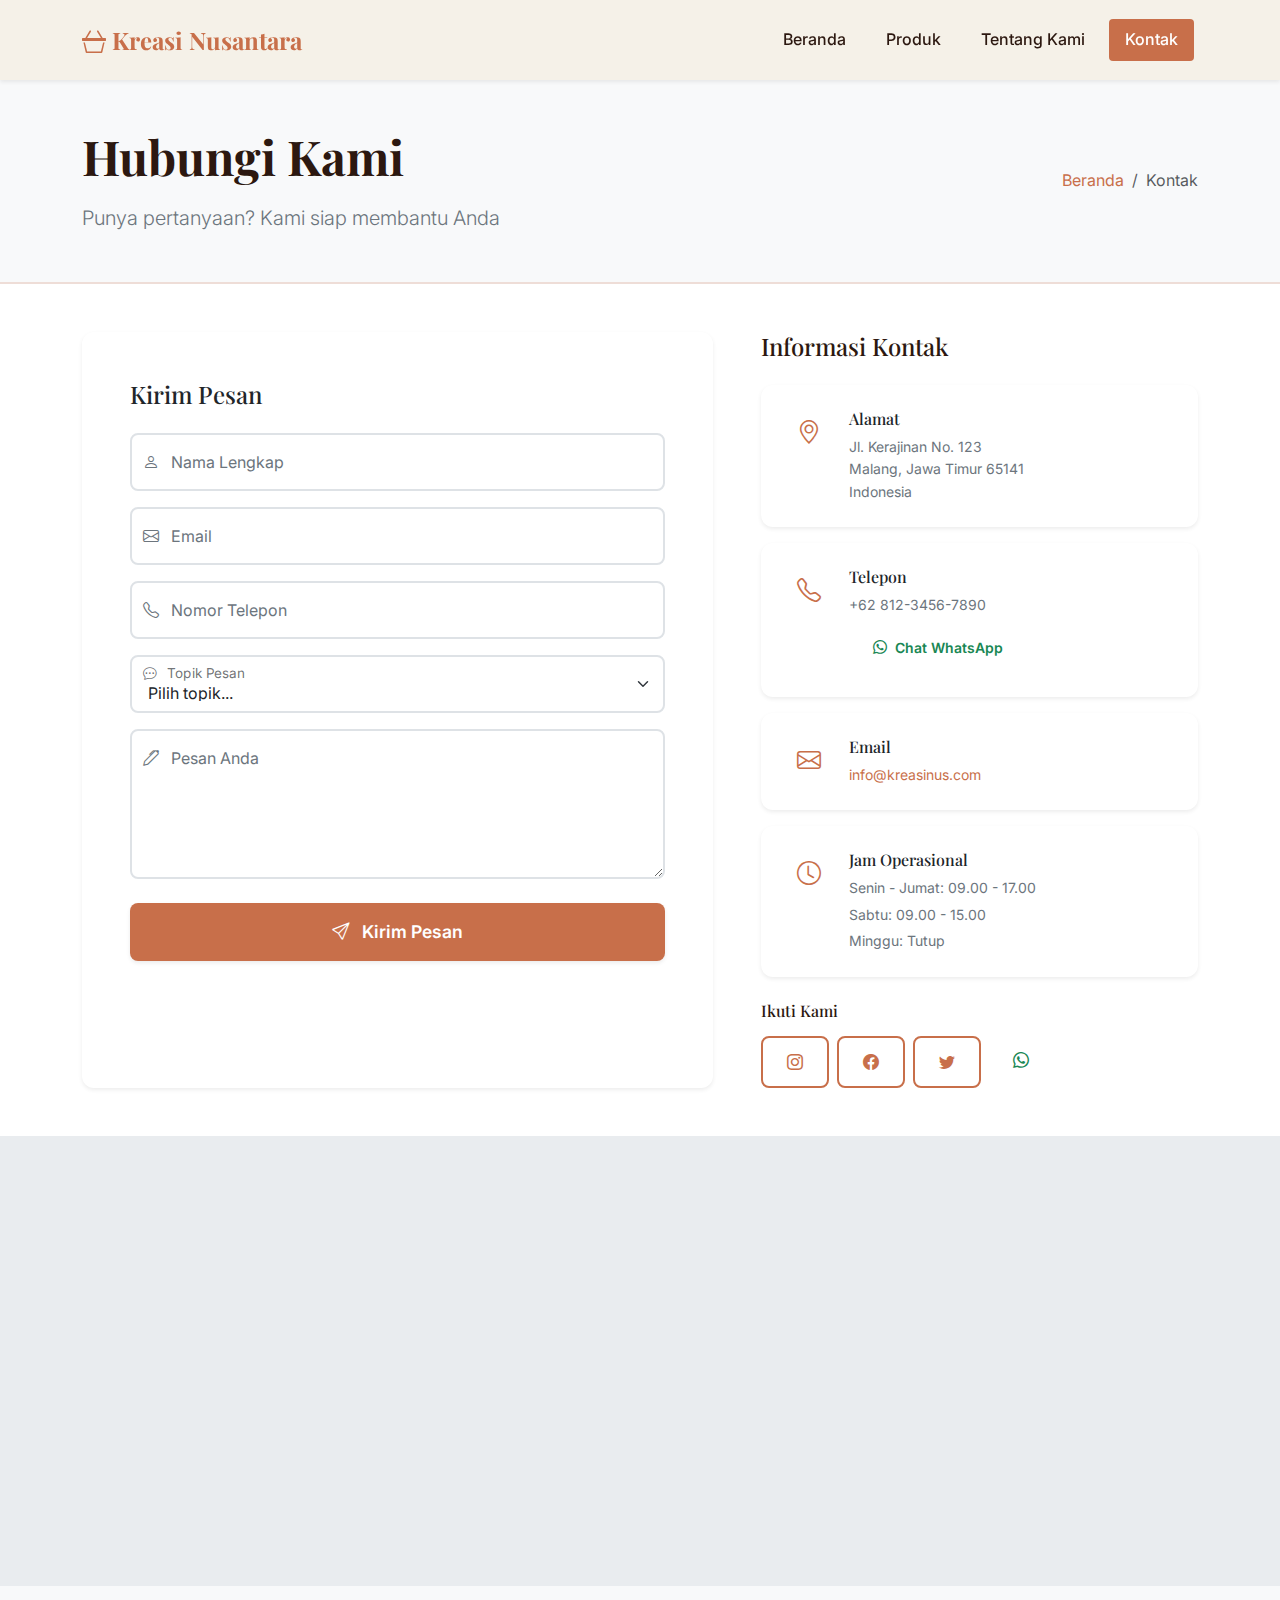
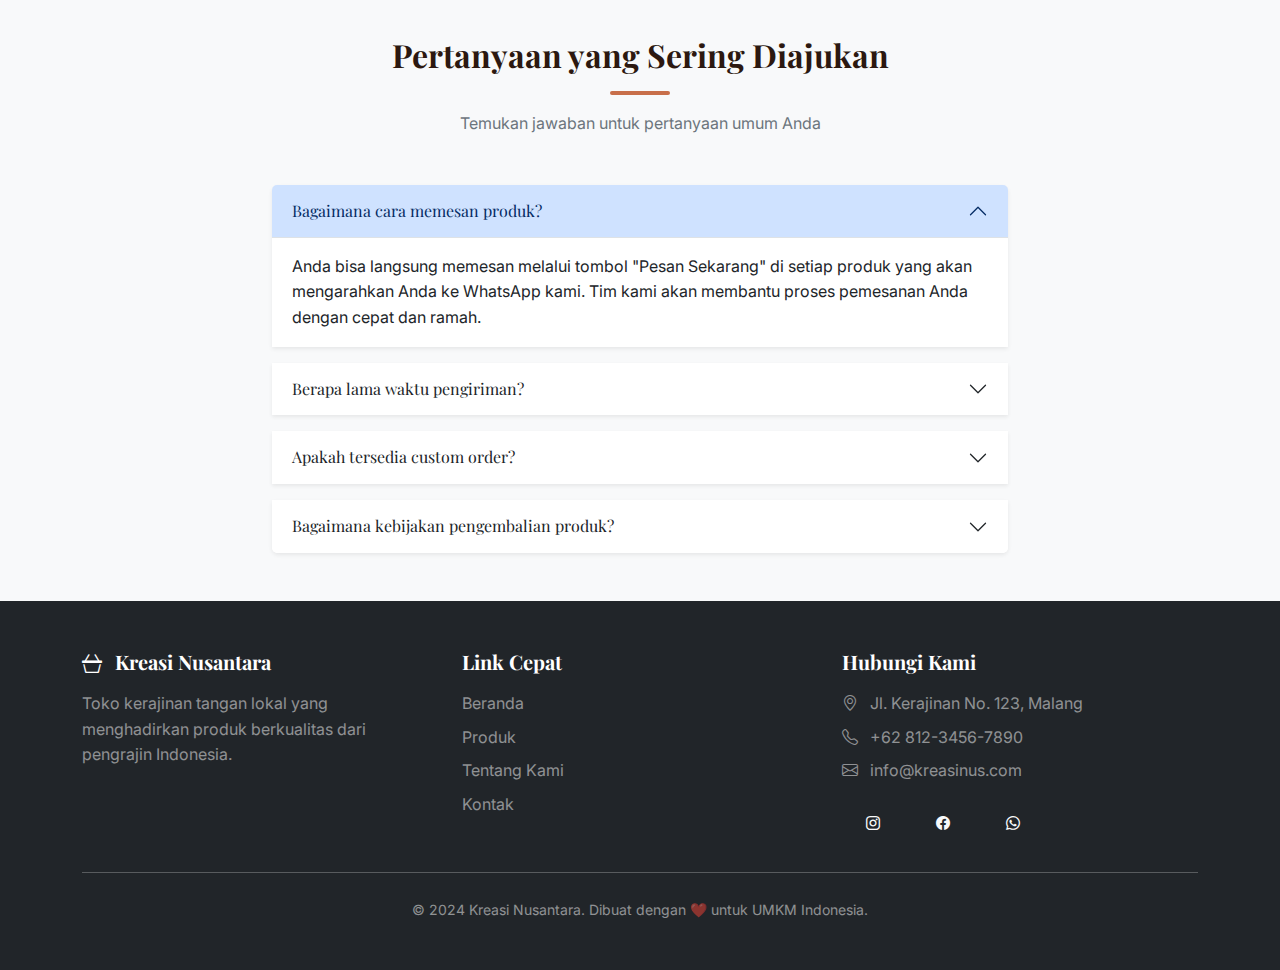
<file: contact.html>
<!DOCTYPE html>
<html lang="id">
<head>
    <meta charset="UTF-8">
    <meta name="viewport" content="width=device-width, initial-scale=1.0">
    <meta name="description" content="Hubungi Kreasi Nusantara - Kami Siap Membantu Anda">
    <title>Kontak - Kreasi Nusantara</title>
    
    <!-- Bootstrap 5 CSS CDN -->
    <link href="https://cdn.jsdelivr.net/npm/bootstrap@5.3.2/dist/css/bootstrap.min.css" rel="stylesheet">
    
    <!-- Bootstrap Icons -->
    <link rel="stylesheet" href="https://cdn.jsdelivr.net/npm/bootstrap-icons@1.11.1/font/bootstrap-icons.css">
    
    <!-- Google Fonts -->
    <link rel="preconnect" href="https://fonts.googleapis.com">
    <link href="https://fonts.googleapis.com/css2?family=Inter:wght@300;400;600;700&family=Playfair+Display:wght@600;700&display=swap" rel="stylesheet">
    
    <!-- Custom CSS -->
    <link rel="stylesheet" href="style.css">
</head>
<body>
    
    <!-- NAVIGATION BAR -->
    <nav class="navbar navbar-expand-lg navbar-light bg-light sticky-top shadow-sm">
        <div class="container">
            <a class="navbar-brand fw-bold" href="index.html">
                <i class="bi bi-basket3 text-primary"></i>
                Kreasi Nusantara
            </a>
            
            <button class="navbar-toggler" type="button" data-bs-toggle="collapse" data-bs-target="#navbarNav" 
                    aria-controls="navbarNav" aria-expanded="false" aria-label="Toggle navigation">
                <span class="navbar-toggler-icon"></span>
            </button>
            
            <div class="collapse navbar-collapse" id="navbarNav">
                <ul class="navbar-nav ms-auto">
                    <li class="nav-item">
                        <a class="nav-link" href="index.html">Beranda</a>
                    </li>
                    <li class="nav-item">
                        <a class="nav-link" href="products.html">Produk</a>
                    </li>
                    <li class="nav-item">
                        <a class="nav-link" href="about.html">Tentang Kami</a>
                    </li>
                    <li class="nav-item">
                        <a class="nav-link active" aria-current="page" href="contact.html">Kontak</a>
                    </li>
                </ul>
            </div>
        </div>
    </nav>

    <!-- PAGE HEADER -->
    <section class="page-header py-5 bg-light">
        <div class="container">
            <div class="row align-items-center">
                <div class="col-lg-8">
                    <h1 class="display-5 fw-bold mb-3">Hubungi Kami</h1>
                    <p class="lead text-muted mb-0">
                        Punya pertanyaan? Kami siap membantu Anda
                    </p>
                </div>
                <div class="col-lg-4 text-lg-end mt-3 mt-lg-0">
                    <nav aria-label="breadcrumb">
                        <ol class="breadcrumb justify-content-lg-end mb-0">
                            <li class="breadcrumb-item"><a href="index.html">Beranda</a></li>
                            <li class="breadcrumb-item active" aria-current="page">Kontak</li>
                        </ol>
                    </nav>
                </div>
            </div>
        </div>
    </section>

    <!-- CONTACT SECTION -->
    <!-- HCI: Dual approach - Form dan Info Contact untuk fleksibilitas user -->
    <section class="py-5">
        <div class="container">
            <div class="row g-5">
                
                <!-- CONTACT FORM -->
                <!-- HCI: Form dengan validasi visual untuk immediate feedback -->
                <!-- Bootstrap: Floating labels untuk UX yang lebih baik -->
                <div class="col-lg-7">
                    <div class="card border-0 shadow-sm">
                        <div class="card-body p-4 p-md-5">
                            <h2 class="h4 mb-4">Kirim Pesan</h2>
                            
                            <!-- Form dengan Bootstrap validation -->
                            <!-- HCI: Feedback instan dengan class 'was-validated' -->
                            <form id="contactForm" class="needs-validation" novalidate>
                                
                                <!-- Nama Input -->
                                <!-- HCI: Floating label mengurangi clutter visual -->
                                <div class="form-floating mb-3">
                                    <input type="text" 
                                           class="form-control" 
                                           id="nameInput" 
                                           name="name"
                                           placeholder="Nama Lengkap" 
                                           required
                                           aria-required="true"
                                           aria-describedby="nameHelp">
                                    <label for="nameInput">
                                        <i class="bi bi-person me-2"></i>
                                        Nama Lengkap
                                    </label>
                                    <!-- Feedback message: Visibility untuk error state -->
                                    <div class="invalid-feedback">
                                        Mohon masukkan nama Anda.
                                    </div>
                                </div>

                                <!-- Email Input -->
                                <div class="form-floating mb-3">
                                    <input type="email" 
                                           class="form-control" 
                                           id="emailInput" 
                                           name="email"
                                           placeholder="Email" 
                                           required
                                           aria-required="true"
                                           aria-describedby="emailHelp">
                                    <label for="emailInput">
                                        <i class="bi bi-envelope me-2"></i>
                                        Email
                                    </label>
                                    <div class="invalid-feedback">
                                        Mohon masukkan email yang valid.
                                    </div>
                                </div>

                                <!-- Phone Input -->
                                <div class="form-floating mb-3">
                                    <input type="tel" 
                                           class="form-control" 
                                           id="phoneInput" 
                                           name="phone"
                                           placeholder="Nomor Telepon" 
                                           pattern="[0-9]{10,13}"
                                           required
                                           aria-required="true">
                                    <label for="phoneInput">
                                        <i class="bi bi-telephone me-2"></i>
                                        Nomor Telepon
                                    </label>
                                    <div class="invalid-feedback">
                                        Mohon masukkan nomor telepon yang valid (10-13 digit).
                                    </div>
                                </div>

                                <!-- Subject Select -->
                                <!-- HCI: Dropdown mengurangi cognitive load vs free text -->
                                <div class="form-floating mb-3">
                                    <select class="form-select" 
                                            id="subjectSelect" 
                                            name="subject"
                                            required
                                            aria-required="true">
                                        <option value="" selected disabled>Pilih topik...</option>
                                        <option value="product">Pertanyaan Produk</option>
                                        <option value="order">Status Pesanan</option>
                                        <option value="custom">Custom Order</option>
                                        <option value="partnership">Kerja Sama</option>
                                        <option value="other">Lainnya</option>
                                    </select>
                                    <label for="subjectSelect">
                                        <i class="bi bi-chat-dots me-2"></i>
                                        Topik Pesan
                                    </label>
                                    <div class="invalid-feedback">
                                        Mohon pilih topik pesan.
                                    </div>
                                </div>

                                <!-- Message Textarea -->
                                <div class="form-floating mb-4">
                                    <textarea class="form-control" 
                                              id="messageTextarea" 
                                              name="message"
                                              placeholder="Pesan Anda" 
                                              style="height: 150px"
                                              required
                                              aria-required="true"
                                              minlength="10"></textarea>
                                    <label for="messageTextarea">
                                        <i class="bi bi-pen me-2"></i>
                                        Pesan Anda
                                    </label>
                                    <div class="invalid-feedback">
                                        Mohon masukkan pesan minimal 10 karakter.
                                    </div>
                                </div>

                                <!-- Submit Button -->
                                <!-- HCI: Target size 48x48px untuk mobile, Affordance jelas dengan icon -->
                                <button type="submit" class="btn btn-primary btn-lg w-100 py-3">
                                    <i class="bi bi-send me-2"></i>
                                    Kirim Pesan
                                </button>

                                <!-- Success Alert (Initially Hidden) -->
                                <!-- HCI: Feedback positif setelah submit -->
                                <div id="successAlert" class="alert alert-success mt-3 d-none" role="alert">
                                    <i class="bi bi-check-circle me-2"></i>
                                    Pesan Anda berhasil dikirim! Kami akan segera menghubungi Anda.
                                </div>

                            </form>
                        </div>
                    </div>
                </div>

                <!-- CONTACT INFO & MAP -->
                <div class="col-lg-5">
                    
                    <!-- Contact Info Cards -->
                    <!-- HCI: Gestalt Similarity - Semua card info memiliki struktur sama -->
                    <div class="mb-4">
                        <h2 class="h4 mb-4">Informasi Kontak</h2>
                        
                        <!-- Address Card -->
                        <div class="card border-0 shadow-sm mb-3">
                            <div class="card-body p-4">
                                <div class="d-flex align-items-start">
                                    <div class="icon-box me-3">
                                        <i class="bi bi-geo-alt text-primary fs-4"></i>
                                    </div>
                                    <div>
                                        <h3 class="h6 mb-2">Alamat</h3>
                                        <p class="text-muted mb-0 small">
                                            Jl. Kerajinan No. 123<br>
                                            Malang, Jawa Timur 65141<br>
                                            Indonesia
                                        </p>
                                    </div>
                                </div>
                            </div>
                        </div>

                        <!-- Phone Card -->
                        <div class="card border-0 shadow-sm mb-3">
                            <div class="card-body p-4">
                                <div class="d-flex align-items-start">
                                    <div class="icon-box me-3">
                                        <i class="bi bi-telephone text-primary fs-4"></i>
                                    </div>
                                    <div class="flex-grow-1">
                                        <h3 class="h6 mb-2">Telepon</h3>
                                        <p class="text-muted mb-2 small">+62 812-3456-7890</p>
                                        <!-- WhatsApp CTA dengan Affordance -->
                                        <a href="https://wa.me/6281234567890" 
                                           class="btn btn-sm btn-outline-success" 
                                           target="_blank"
                                           rel="noopener noreferrer">
                                            <i class="bi bi-whatsapp me-1"></i>
                                            Chat WhatsApp
                                        </a>
                                    </div>
                                </div>
                            </div>
                        </div>

                        <!-- Email Card -->
                        <div class="card border-0 shadow-sm mb-3">
                            <div class="card-body p-4">
                                <div class="d-flex align-items-start">
                                    <div class="icon-box me-3">
                                        <i class="bi bi-envelope text-primary fs-4"></i>
                                    </div>
                                    <div>
                                        <h3 class="h6 mb-2">Email</h3>
                                        <p class="text-muted mb-0 small">
                                            <a href="mailto:info@kreasinus.com" class="text-decoration-none">
                                                info@kreasinus.com
                                            </a>
                                        </p>
                                    </div>
                                </div>
                            </div>
                        </div>

                        <!-- Business Hours Card -->
                        <div class="card border-0 shadow-sm">
                            <div class="card-body p-4">
                                <div class="d-flex align-items-start">
                                    <div class="icon-box me-3">
                                        <i class="bi bi-clock text-primary fs-4"></i>
                                    </div>
                                    <div>
                                        <h3 class="h6 mb-2">Jam Operasional</h3>
                                        <p class="text-muted mb-1 small">Senin - Jumat: 09.00 - 17.00</p>
                                        <p class="text-muted mb-1 small">Sabtu: 09.00 - 15.00</p>
                                        <p class="text-muted mb-0 small">Minggu: Tutup</p>
                                    </div>
                                </div>
                            </div>
                        </div>
                    </div>

                    <!-- Social Media -->
                    <div>
                        <h2 class="h6 mb-3">Ikuti Kami</h2>
                        <!-- HCI: Target size yang cukup besar untuk mobile touch -->
                        <div class="d-flex gap-2">
                            <a href="#" 
                               class="btn btn-outline-primary" 
                               aria-label="Instagram Kreasi Nusantara"
                               target="_blank">
                                <i class="bi bi-instagram"></i>
                            </a>
                            <a href="#" 
                               class="btn btn-outline-primary" 
                               aria-label="Facebook Kreasi Nusantara"
                               target="_blank">
                                <i class="bi bi-facebook"></i>
                            </a>
                            <a href="#" 
                               class="btn btn-outline-primary" 
                               aria-label="Twitter Kreasi Nusantara"
                               target="_blank">
                                <i class="bi bi-twitter"></i>
                            </a>
                            <a href="https://wa.me/6281234567890" 
                               class="btn btn-outline-success" 
                               aria-label="WhatsApp Kreasi Nusantara"
                               target="_blank"
                               rel="noopener noreferrer">
                                <i class="bi bi-whatsapp"></i>
                            </a>
                        </div>
                    </div>

                </div>
            </div>
        </div>
    </section>

    <!-- MAP SECTION -->
    <!-- HCI: Visual context untuk lokasi fisik -->
    <section class="py-0">
        <div class="container-fluid px-0">
            <!-- Embedded Google Maps (Placeholder) -->
            <!-- Note: Ganti dengan embed code Google Maps yang sebenarnya -->
            <div class="map-container" style="height: 450px; background: #e9ecef;">
                <iframe 
                    src="https://www.google.com/maps/embed?pb=!1m18!1m12!1m3!1d126646.50177133336!2d112.57346!3d-7.9666!2m3!1f0!2f0!3f0!3m2!1i1024!2i768!4f13.1!3m3!1m2!1s0x2dd62822063dc2fb%3A0x78879446481a4da2!2sMalang%2C%20Kota%20Malang%2C%20Jawa%20Timur!5e0!3m2!1sid!2sid!4v1234567890"
                    width="100%" 
                    height="450" 
                    style="border:0;" 
                    allowfullscreen="" 
                    loading="lazy"
                    referrerpolicy="no-referrer-when-downgrade"
                    title="Lokasi Kreasi Nusantara di Google Maps">
                </iframe>
            </div>
        </div>
    </section>

    <!-- FAQ SECTION (Optional - adds value) -->
    <!-- HCI: Reduce support load dengan FAQ -->
    <section class="py-5 bg-light">
        <div class="container">
            <div class="text-center mb-5">
                <h2 class="section-title mb-3">Pertanyaan yang Sering Diajukan</h2>
                <p class="text-muted">Temukan jawaban untuk pertanyaan umum Anda</p>
            </div>
            
            <!-- Bootstrap Accordion for FAQ -->
            <!-- HCI: Progressive disclosure - information revealed on demand -->
            <div class="row justify-content-center">
                <div class="col-lg-8">
                    <div class="accordion" id="faqAccordion">
                        
                        <!-- FAQ Item 1 -->
                        <div class="accordion-item border-0 shadow-sm mb-3">
                            <h3 class="accordion-header">
                                <button class="accordion-button" 
                                        type="button" 
                                        data-bs-toggle="collapse" 
                                        data-bs-target="#faq1"
                                        aria-expanded="true"
                                        aria-controls="faq1">
                                    Bagaimana cara memesan produk?
                                </button>
                            </h3>
                            <div id="faq1" 
                                 class="accordion-collapse collapse show" 
                                 data-bs-parent="#faqAccordion">
                                <div class="accordion-body">
                                    Anda bisa langsung memesan melalui tombol "Pesan Sekarang" di setiap produk 
                                    yang akan mengarahkan Anda ke WhatsApp kami. Tim kami akan membantu proses 
                                    pemesanan Anda dengan cepat dan ramah.
                                </div>
                            </div>
                        </div>

                        <!-- FAQ Item 2 -->
                        <div class="accordion-item border-0 shadow-sm mb-3">
                            <h3 class="accordion-header">
                                <button class="accordion-button collapsed" 
                                        type="button" 
                                        data-bs-toggle="collapse" 
                                        data-bs-target="#faq2"
                                        aria-expanded="false"
                                        aria-controls="faq2">
                                    Berapa lama waktu pengiriman?
                                </button>
                            </h3>
                            <div id="faq2" 
                                 class="accordion-collapse collapse" 
                                 data-bs-parent="#faqAccordion">
                                <div class="accordion-body">
                                    Untuk wilayah Jawa Timur, estimasi pengiriman 2-3 hari kerja. 
                                    Untuk luar Jawa Timur, estimasi 4-7 hari kerja tergantung lokasi. 
                                    Produk custom order memerlukan waktu tambahan 7-14 hari untuk produksi.
                                </div>
                            </div>
                        </div>

                        <!-- FAQ Item 3 -->
                        <div class="accordion-item border-0 shadow-sm mb-3">
                            <h3 class="accordion-header">
                                <button class="accordion-button collapsed" 
                                        type="button" 
                                        data-bs-toggle="collapse" 
                                        data-bs-target="#faq3"
                                        aria-expanded="false"
                                        aria-controls="faq3">
                                    Apakah tersedia custom order?
                                </button>
                            </h3>
                            <div id="faq3" 
                                 class="accordion-collapse collapse" 
                                 data-bs-parent="#faqAccordion">
                                <div class="accordion-body">
                                    Ya, kami menerima custom order untuk produk tertentu. 
                                    Silakan hubungi kami melalui WhatsApp atau form kontak di atas 
                                    untuk mendiskusikan kebutuhan custom Anda. Tim kami akan membantu 
                                    mewujudkan ide Anda menjadi produk nyata.
                                </div>
                            </div>
                        </div>

                        <!-- FAQ Item 4 -->
                        <div class="accordion-item border-0 shadow-sm">
                            <h3 class="accordion-header">
                                <button class="accordion-button collapsed" 
                                        type="button" 
                                        data-bs-toggle="collapse" 
                                        data-bs-target="#faq4"
                                        aria-expanded="false"
                                        aria-controls="faq4">
                                    Bagaimana kebijakan pengembalian produk?
                                </button>
                            </h3>
                            <div id="faq4" 
                                 class="accordion-collapse collapse" 
                                 data-bs-parent="#faqAccordion">
                                <div class="accordion-body">
                                    Kami menerima pengembalian produk dalam kondisi cacat produksi dalam 
                                    waktu 7 hari setelah penerimaan. Produk harus dalam kondisi belum 
                                    digunakan dan kemasan masih utuh. Silakan hubungi customer service kami 
                                    untuk proses klaim.
                                </div>
                            </div>
                        </div>

                    </div>
                </div>
            </div>
        </div>
    </section>

    <!-- FOOTER -->
    <footer class="bg-dark text-white py-5">
        <div class="container">
            <div class="row g-4">
                <div class="col-md-4">
                    <h5 class="mb-3">
                        <i class="bi bi-basket3 me-2"></i>
                        Kreasi Nusantara
                    </h5>
                    <p class="text-white-50">
                        Toko kerajinan tangan lokal yang menghadirkan produk berkualitas 
                        dari pengrajin Indonesia.
                    </p>
                </div>
                
                <div class="col-md-4">
                    <h5 class="mb-3">Link Cepat</h5>
                    <ul class="list-unstyled">
                        <li class="mb-2">
                            <a href="index.html" class="text-white-50 text-decoration-none hover-link">Beranda</a>
                        </li>
                        <li class="mb-2">
                            <a href="products.html" class="text-white-50 text-decoration-none hover-link">Produk</a>
                        </li>
                        <li class="mb-2">
                            <a href="about.html" class="text-white-50 text-decoration-none hover-link">Tentang Kami</a>
                        </li>
                        <li class="mb-2">
                            <a href="contact.html" class="text-white-50 text-decoration-none hover-link">Kontak</a>
                        </li>
                    </ul>
                </div>
                
                <div class="col-md-4">
                    <h5 class="mb-3">Hubungi Kami</h5>
                    <ul class="list-unstyled text-white-50">
                        <li class="mb-2">
                            <i class="bi bi-geo-alt me-2"></i>
                            Jl. Kerajinan No. 123, Malang
                        </li>
                        <li class="mb-2">
                            <i class="bi bi-telephone me-2"></i>
                            +62 812-3456-7890
                        </li>
                        <li class="mb-3">
                            <i class="bi bi-envelope me-2"></i>
                            info@kreasinus.com
                        </li>
                    </ul>
                    
                    <div class="d-flex gap-2">
                        <a href="#" class="btn btn-outline-light btn-sm" aria-label="Instagram">
                            <i class="bi bi-instagram"></i>
                        </a>
                        <a href="#" class="btn btn-outline-light btn-sm" aria-label="Facebook">
                            <i class="bi bi-facebook"></i>
                        </a>
                        <a href="#" class="btn btn-outline-light btn-sm" aria-label="WhatsApp">
                            <i class="bi bi-whatsapp"></i>
                        </a>
                    </div>
                </div>
            </div>
            
            <hr class="my-4 bg-white-50">
            <div class="text-center text-white-50">
                <small>&copy; 2024 Kreasi Nusantara. Dibuat dengan ❤️ untuk UMKM Indonesia.</small>
            </div>
        </div>
    </footer>

    <!-- Bootstrap 5 JS Bundle -->
    <script src="https://cdn.jsdelivr.net/npm/bootstrap@5.3.2/dist/js/bootstrap.bundle.min.js"></script>
    
    <!-- Custom JavaScript -->
    <script src="script.js"></script>
</body>
</html>
</file>
<file: style.css>
/* ========================================
   KREASI NUSANTARA - CUSTOM CSS
   HCI-Optimized Styles for Bootstrap 5
   ======================================== */

/* ========================================
   1. CUSTOM CSS VARIABLES (Override Bootstrap)
   HCI: Consistent color scheme across website
   ======================================== */
:root {
    /* Primary Colors - 60-30-10 Rule */
    --bs-primary: #C86F4A;        /* Terracotta - 30% */
    --bs-primary-rgb: 200, 111, 74;
    --bs-secondary: #2C1810;      /* Deep Brown - 10% */
    --bs-secondary-rgb: 44, 24, 16;
    --bs-light: #F5F1E8;          /* Warm Beige - 60% */
    --bs-dark: #2C1810;
    
    /* Additional Colors */
    --bs-success: #28a745;
    --bs-info: #17a2b8;
    --bs-warning: #ffc107;
    
    /* Typography */
    --font-heading: 'Playfair Display', serif;
    --font-body: 'Inter', sans-serif;
    
    /* Spacing (based on Bootstrap's spacing scale) */
    --section-padding: 5rem;
    
    /* Shadow for depth (Gestalt: Figure-Ground) */
    --shadow-sm: 0 2px 4px rgba(0,0,0,0.08);
    --shadow-md: 0 4px 12px rgba(0,0,0,0.1);
    --shadow-lg: 0 8px 24px rgba(0,0,0,0.12);
    
    /* Transition for smooth feedback */
    --transition: all 0.3s ease;
}

/* ========================================
   2. GLOBAL STYLES
   HCI: Base readability and accessibility
   ======================================== */
* {
    margin: 0;
    padding: 0;
    box-sizing: border-box;
}

body {
    font-family: var(--font-body);
    font-size: 16px;          /* Minimum untuk mobile readability */
    line-height: 1.6;         /* Optimal untuk readability */
    color: var(--bs-secondary);
    background-color: #ffffff;
    overflow-x: hidden;
}

/* HCI: Typography Hierarchy */
h1, h2, h3, h4, h5, h6 {
    font-family: var(--font-heading);
    font-weight: 700;
    line-height: 1.3;
    margin-bottom: 1rem;
    color: var(--bs-dark);
}

h1 { font-size: 2.5rem; }    /* 40px */
h2 { font-size: 2rem; }      /* 32px */
h3 { font-size: 1.5rem; }    /* 24px */
h4 { font-size: 1.25rem; }   /* 20px */

/* Responsive Typography */
@media (max-width: 768px) {
    h1 { font-size: 2rem; }
    h2 { font-size: 1.75rem; }
    h3 { font-size: 1.35rem; }
}

p {
    margin-bottom: 1rem;
}

/* HCI: Link Affordance */
a {
    color: var(--bs-primary);
    text-decoration: none;
    transition: var(--transition);
}

a:hover {
    color: #a85839;           /* Darker shade for hover */
    text-decoration: underline;
}

/* ========================================
   3. NAVIGATION
   HCI: Consistency, Visibility, Feedback
   ======================================== */
.navbar {
    padding: 1rem 0;
    background-color: var(--bs-light) !important;
}

.navbar-brand {
    font-family: var(--font-heading);
    font-size: 1.5rem;
    color: var(--bs-primary) !important;
    transition: var(--transition);
}

.navbar-brand:hover {
    transform: scale(1.05);   /* Subtle feedback */
}

/* HCI: Active state visibility */
.nav-link {
    font-weight: 500;
    color: var(--bs-secondary) !important;
    padding: 0.5rem 1rem !important;
    margin: 0 0.25rem;
    border-radius: 0.25rem;
    transition: var(--transition);
}

.nav-link:hover {
    background-color: rgba(200, 111, 74, 0.1);
    color: var(--bs-primary) !important;
}

.nav-link.active {
    background-color: var(--bs-primary);
    color: white !important;
}

/* Hamburger menu - Fitts's Law: Target size 44x44px */
.navbar-toggler {
    padding: 0.5rem 0.75rem;
    border: 2px solid var(--bs-primary);
    min-width: 44px;
    min-height: 44px;
}

.navbar-toggler:focus {
    box-shadow: 0 0 0 0.25rem rgba(200, 111, 74, 0.25);
}

/* ========================================
   4. HERO SECTION
   HCI: Figure-Ground, High Contrast
   ======================================== */
.hero-section {
    background: linear-gradient(135deg, #C86F4A 0%, #a85839 100%);
    background-image: url('https://images.unsplash.com/photo-1610701596007-11502861dcfa?w=1600&h=900&fit=crop');
    background-size: cover;
    background-position: center;
    background-attachment: fixed;  /* Parallax effect */
    padding: 8rem 0 6rem;
    position: relative;
}

/* Overlay untuk contrast teks */
.hero-overlay {
    position: absolute;
    top: 0;
    left: 0;
    right: 0;
    bottom: 0;
    background: rgba(44, 24, 16, 0.7);  /* Dark overlay */
}

.hero-title {
    text-shadow: 2px 2px 4px rgba(0,0,0,0.3);  /* Readability enhancement */
    animation: fadeInUp 0.8s ease-out;
}

/* Min-height utility untuk hero */
.min-vh-75 {
    min-height: 75vh;
}

/* Animation for hero content */
@keyframes fadeInUp {
    from {
        opacity: 0;
        transform: translateY(30px);
    }
    to {
        opacity: 1;
        transform: translateY(0);
    }
}

/* ========================================
   5. BUTTONS
   HCI: Affordance, Feedback, Fitts's Law
   ======================================== */
.btn {
    font-weight: 600;
    text-transform: none;
    border-radius: 0.5rem;
    padding: 0.75rem 1.5rem;     /* Comfortable padding */
    min-height: 48px;             /* Touch target size */
    transition: var(--transition);
    border: none;
}

/* Primary Button */
.btn-primary {
    background-color: var(--bs-primary);
    color: white;
    box-shadow: var(--shadow-sm);
}

.btn-primary:hover,
.btn-primary:focus {
    background-color: #a85839;
    transform: translateY(-2px);  /* Lift effect */
    box-shadow: var(--shadow-md);
}

.btn-primary:active {
    transform: translateY(0);     /* Press effect */
}

/* Outline Button */
.btn-outline-primary {
    border: 2px solid var(--bs-primary);
    color: var(--bs-primary);
}

.btn-outline-primary:hover {
    background-color: var(--bs-primary);
    color: white;
    transform: translateY(-2px);
}

/* Large Button for CTA */
.btn-lg {
    padding: 1rem 2rem;
    font-size: 1.1rem;
    min-height: 56px;            /* Larger touch target */
}

/* ========================================
   6. CARDS
   HCI: Gestalt Principles, Consistency
   ======================================== */
.card {
    border-radius: 0.75rem;
    overflow: hidden;
    transition: var(--transition);
    height: 100%;                 /* Equal height cards */
}

/* Hover effect untuk interactive feedback */
.card.hover-lift:hover,
.product-card:hover {
    transform: translateY(-8px);
    box-shadow: var(--shadow-lg);
}

.card-img-top {
    aspect-ratio: 4/3;           /* Consistent image ratio */
    object-fit: cover;
    transition: var(--transition);
}

.product-card:hover .card-img-top {
    transform: scale(1.05);      /* Zoom effect */
}

/* Badge positioning */
.w-fit {
    width: fit-content;
}

/* ========================================
   7. SECTIONS
   HCI: Visual Hierarchy, Spacing
   ======================================== */
section {
    padding: 4rem 0;
}

.section-title {
    font-size: 2rem;
    margin-bottom: 1.5rem;
    position: relative;
}

.section-title::after {
    content: '';
    display: block;
    width: 60px;
    height: 4px;
    background: var(--bs-primary);
    margin: 1rem auto 0;
    border-radius: 2px;
}

/* Page Header */
.page-header {
    background-color: var(--bs-light);
    border-bottom: 2px solid rgba(200, 111, 74, 0.2);
}

/* ========================================
   8. FEATURES & VALUE ICONS
   HCI: Visual Cues, Affordance
   ======================================== */
.feature-icon i,
.value-icon i {
    font-size: 3rem;
    display: inline-block;
    transition: var(--transition);
}

.hover-lift:hover .feature-icon i {
    transform: scale(1.1) rotate(5deg);  /* Playful hover */
    color: #a85839;
}

/* ========================================
   9. FORMS
   HCI: Feedback, Error Prevention, Visibility
   ======================================== */
.form-control,
.form-select {
    border: 2px solid #dee2e6;
    border-radius: 0.5rem;
    padding: 0.75rem 1rem;
    font-size: 1rem;
    transition: var(--transition);
}

/* Focus state untuk visibility */
.form-control:focus,
.form-select:focus {
    border-color: var(--bs-primary);
    box-shadow: 0 0 0 0.2rem rgba(200, 111, 74, 0.25);
}

/* Floating labels enhancement */
.form-floating > label {
    color: #6c757d;
}

.form-floating > .form-control:focus ~ label,
.form-floating > .form-control:not(:placeholder-shown) ~ label {
    color: var(--bs-primary);
}

/* Validation feedback - Clear visual cues */
.was-validated .form-control:valid,
.form-control.is-valid {
    border-color: #28a745;
    background-image: url("data:image/svg+xml,%3csvg xmlns='http://www.w3.org/2000/svg' viewBox='0 0 8 8'%3e%3cpath fill='%2328a745' d='M2.3 6.73L.6 4.53c-.4-1.04.46-1.4 1.1-.8l1.1 1.4 3.4-3.8c.6-.63 1.6-.27 1.2.7l-4 4.6c-.43.5-.8.4-1.1.1z'/%3e%3c/svg%3e");
}

.was-validated .form-control:invalid,
.form-control.is-invalid {
    border-color: #dc3545;
}

/* Invalid/Valid feedback text */
.invalid-feedback,
.valid-feedback {
    font-size: 0.875rem;
    margin-top: 0.5rem;
}

/* ========================================
   10. FOOTER
   HCI: Consistency, Clear Navigation
   ======================================== */
footer {
    background-color: var(--bs-dark);
    color: rgba(255, 255, 255, 0.7);
}

footer h5 {
    color: white;
    font-size: 1.25rem;
    margin-bottom: 1.5rem;
}

footer .hover-link:hover {
    color: var(--bs-primary) !important;
    padding-left: 0.5rem;
    text-decoration: none;
}

/* ========================================
   11. UTILITIES
   HCI: Helper classes for common patterns
   ======================================== */

/* Shadow utilities */
.shadow-custom {
    box-shadow: var(--shadow-md);
}

/* Icon box for contact cards */
.icon-box {
    width: 48px;
    height: 48px;
    display: flex;
    align-items: center;
    justify-content: center;
    flex-shrink: 0;
}

/* Smooth scroll behavior */
html {
    scroll-behavior: smooth;
}

/* Loading state (for JavaScript) */
.loading {
    opacity: 0.6;
    pointer-events: none;
}

/* ========================================
   12. ACCESSIBILITY ENHANCEMENTS
   WCAG Compliance
   ======================================== */

/* Skip to main content link */
.skip-link {
    position: absolute;
    top: -40px;
    left: 0;
    background: var(--bs-primary);
    color: white;
    padding: 0.5rem 1rem;
    text-decoration: none;
    z-index: 100;
}

.skip-link:focus {
    top: 0;
}

/* Focus visible untuk keyboard navigation */
*:focus-visible {
    outline: 3px solid var(--bs-primary);
    outline-offset: 2px;
}

/* High contrast untuk text */
.text-muted {
    color: #6c757d !important;  /* Ensure contrast ratio > 4.5:1 */
}

/* ========================================
   13. RESPONSIVE DESIGN
   Mobile-First Approach
   ======================================== */

/* Tablet (768px and up) */
@media (min-width: 768px) {
    section {
        padding: 5rem 0;
    }
    
    .hero-section {
        padding: 10rem 0 8rem;
    }
}

/* Desktop (992px and up) */
@media (min-width: 992px) {
    .container {
        max-width: 1140px;
    }
}

/* Mobile optimizations (below 768px) */
@media (max-width: 767px) {
    /* Larger touch targets for mobile */
    .btn {
        padding: 1rem 1.5rem;
        width: 100%;
        margin-bottom: 0.5rem;
    }
    
    /* Stack cards vertically with proper spacing */
    .card {
        margin-bottom: 1.5rem;
    }
    
    /* Adjust hero for mobile */
    .hero-section {
        padding: 6rem 0 4rem;
        background-attachment: scroll;  /* Better mobile performance */
    }
    
    /* Mobile navbar spacing */
    .navbar-nav {
        margin-top: 1rem;
    }
    
    .nav-link {
        padding: 0.75rem 1rem !important;
        margin: 0.25rem 0;
    }
}

/* ========================================
   14. PRINT STYLES (Bonus)
   ======================================== */
@media print {
    .navbar,
    .btn,
    footer {
        display: none;
    }
    
    body {
        font-size: 12pt;
    }
    
    a {
        text-decoration: underline;
    }
}

/* ========================================
   15. ANIMATIONS & TRANSITIONS
   HCI: Smooth feedback and micro-interactions
   ======================================== */

/* Fade in animation for sections */
.fade-in {
    animation: fadeIn 0.6s ease-in;
}

@keyframes fadeIn {
    from { opacity: 0; }
    to { opacity: 1; }
}

/* Slide up animation */
.slide-up {
    animation: slideUp 0.6s ease-out;
}

@keyframes slideUp {
    from {
        opacity: 0;
        transform: translateY(20px);
    }
    to {
        opacity: 1;
        transform: translateY(0);
    }
}

.profile-img {
    width: 110px;
    height: 110px;
    border-radius: 50%;
    object-fit: cover;
    display: block;
    margin: 0 auto;
}

/* Pulse animation for CTAs */
@keyframes pulse {
    0% { transform: scale(1); }
    50% { transform: scale(1.05); }
    100% { transform: scale(1); }
}

.btn-primary:focus {
    animation: pulse 0.5s ease-in-out;
}

/* ========================================
   16. DARK MODE SUPPORT (Optional Bonus)
   ======================================== */
@media (prefers-color-scheme: dark) {
    /* Implement if needed for future enhancement */
}

/* End of Custom CSS */
</file>
